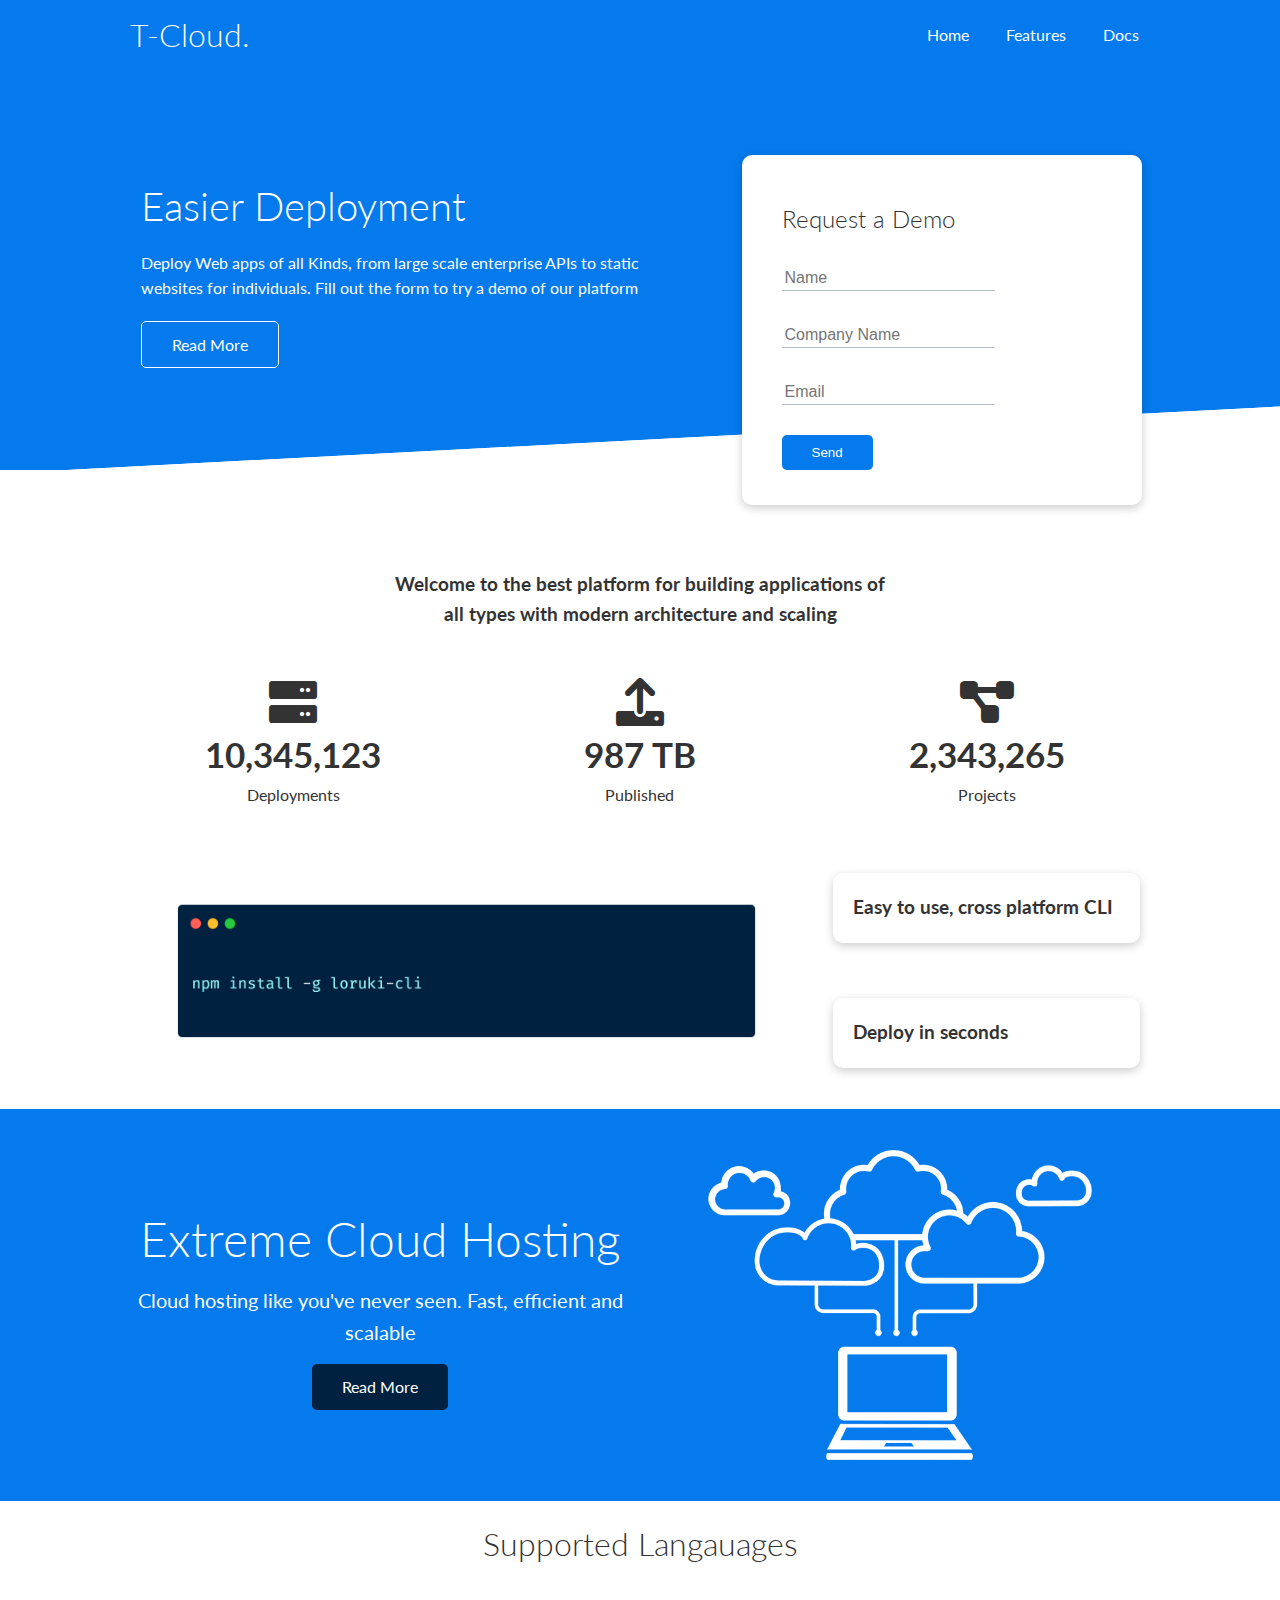
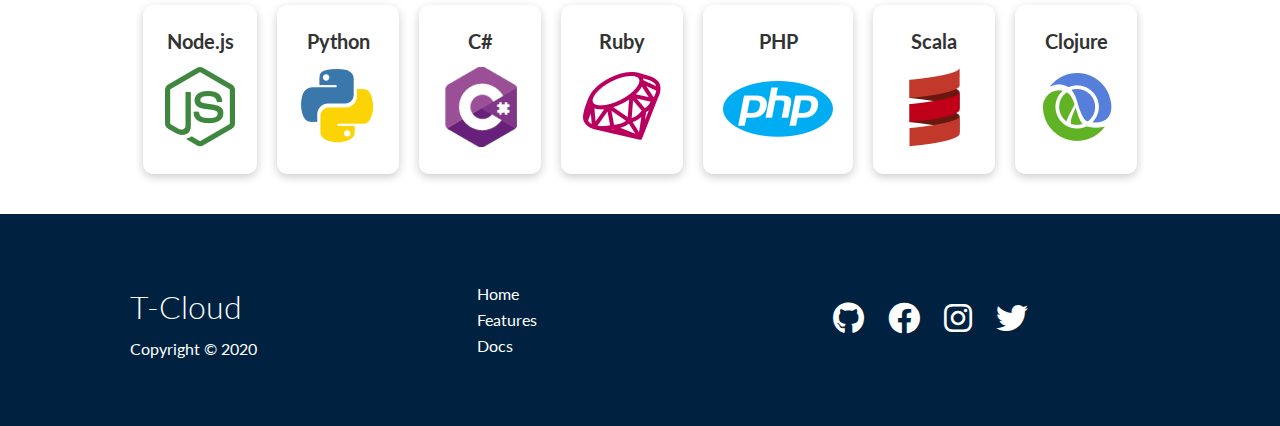
<file: index.html>
<!DOCTYPE html>
<html lang="en">
<head>
    <meta charset="UTF-8">
    <meta http-equiv="X-UA-Compatible" content="IE=edge">
    <meta name="viewport" content="width=device-width, initial-scale=1.0">
    
    <title>T-Cloud | Cloud Hosting for Everyone</title>
    <link rel="stylesheet" href="https://cdnjs.cloudflare.com/ajax/libs/font-awesome/6.0.0/css/all.min.css" integrity="sha512-9usAa10IRO0HhonpyAIVpjrylPvoDwiPUiKdWk5t3PyolY1cOd4DSE0Ga+ri4AuTroPR5aQvXU9xC6qOPnzFeg==" crossorigin="anonymous" referrerpolicy="no-referrer" />
    <link rel="stylesheet" href="css/style.css">
</head>
<body>
    
    <!-- Nav Bar -->
    <div class="navbar">
        <div class="container flex">
            <h1 class="logo">T-Cloud.</h1>
            <nav>
                <ul>
                    <li><a href="index.html">Home</a></li>
                    <li><a href="features.html">Features</a></li>
                    <li><a href="docs.html">Docs</a></li>
                </ul>
            </nav>
        </div>
    </div>

    <!-- Showcase Area-->
    <section class="showcase">
        <div class="container grid">
            <div class="showcase-text">
                <h1>Easier Deployment</h1>
                <p>Deploy Web apps of all Kinds, from 
                    large scale enterprise APIs to static
                    websites for individuals. Fill
                    out the form to try a demo of
                    our platform
                </p>
                <a href="features.html" class="btn btn-outline">Read More</a>
            </div>
            
            <div class="showcase-form card">
                <h2>Request a Demo</h2>
               
                <div class="form-control">
                    <input type="text" name="Name" id="" placeholder="Name" required>
                </div>
                <div class="form-control">
                    <input type="text" name="CName" id="" placeholder="Company Name" required>
                </div>
                <div class="form-control">
                    <input type="email" name="Email" id="" placeholder="Email" required>
                </div>
              
                

                <input type="submit" class="btn btn-primary" value="Send">
            </div>

        </div>
    </section>
    <!-- Stats -->
    <section class="stats">
        <div class="container">
            <h3 class="stats-heading text-center my-1">Welcome to the best platform for building applications of all types with modern architecture and scaling</h3>
            <div class="grid grid-3 text-center my-4">
                <div>
                <i class="fas fa-server fa-3x"></i>
                 <h3>10,345,123</h3>
                 <p class="text-secondary">Deployments</p>
                 </div>
                <div >
                <i class="fas fa-upload fa-3x"></i>
                 <h3>987 TB</h3>
                 <p class="text-secondary">Published</p>
                </div>
                <div >
                <i class="fas fa-project-diagram fa-3x"></i>
                 <h3>2,343,265</h3>
                 <p class="text-secondary">Projects</p>
                </div>
        </div>
    </div>
    </section>

    <section class="cli">
        <div class="container grid">
            <img src="images/cli.png" alt="">
            <div class="card card1">
                <h3>Easy to use, cross platform CLI</h3>
            </div>
            <div class="card card2">
                <h3>Deploy in seconds</h3>
            </div>
        </div>
    </section>

    <section class="cloud bg-primary my-2 py-2">
        <div class="container grid">
            <div class="text-center">
                <h2 class="lg">Extreme Cloud Hosting</h2>
                <p class="lead my-1">Cloud hosting like you've never seen.
                    Fast, efficient and scalable
                </p>
                <a href="features.html" class="btn btn-dark">Read More</a>
            </div>
            <img src="images/cloud.png" alt="">
        </div>
    </section>

    <section class="languages">
        <h2 class="md text-center my-2">Supported Langauages</h2>
        <div class="container flex">
            
            <div class="card">
                <h4>Node.js</h4>
                <img src="images/logos/node.png" alt="">
            </div>

             
            <div class="card">
                <h4>Python</h4>
                <img src="images/logos/python.png" alt="">
            </div>
             
            <div class="card">
                <h4>C#</h4>
                <img src="images/logos/csharp.png" alt="">
            </div>
             
            <div class="card">
                <h4>Ruby</h4>
                <img src="images/logos/ruby.png" alt="">
            </div>
              
            <div class="card">
                <h4>PHP</h4>
                <img src="images/logos/php.png" alt="">
            </div>

             
            <div class="card">
                <h4>Scala</h4>
                <img src="images/logos/scala.png" alt="">
            </div>
             
            <div class="card">
                <h4>Clojure
                </h4>
                <img src="images/logos/clojure.png" alt="">
            </div>
             
        
        </div>
    </section>
<footer class="bg-dark py-5">
    <div class="container grid grid-3">
        <div>
            <h1>T-Cloud</h1>
            <p>Copyright &copy; 2020</p>
        </div>
        <nav>
            <ul>
                <li>
                    <a href="index.html">Home</a>
                </li>
                <li>
                    <a href="features.html">Features</a>
                </li>
                <li>
                    <a href="docs.html">Docs</a>
                </li>
            </ul>
        </nav>
        <div class="social">
            <a href="#"><i class="fab fa-github fa-2x"></i></a>
            <a href="#"><i class="fab fa-facebook fa-2x"></i></a>
            <a href="#"><i class="fab fa-instagram fa-2x"></i></a>
            <a href="#"><i class="fab fa-twitter fa-2x"></i></a>
        </div>
    </div>
</footer>

</body>
</html>
</file>
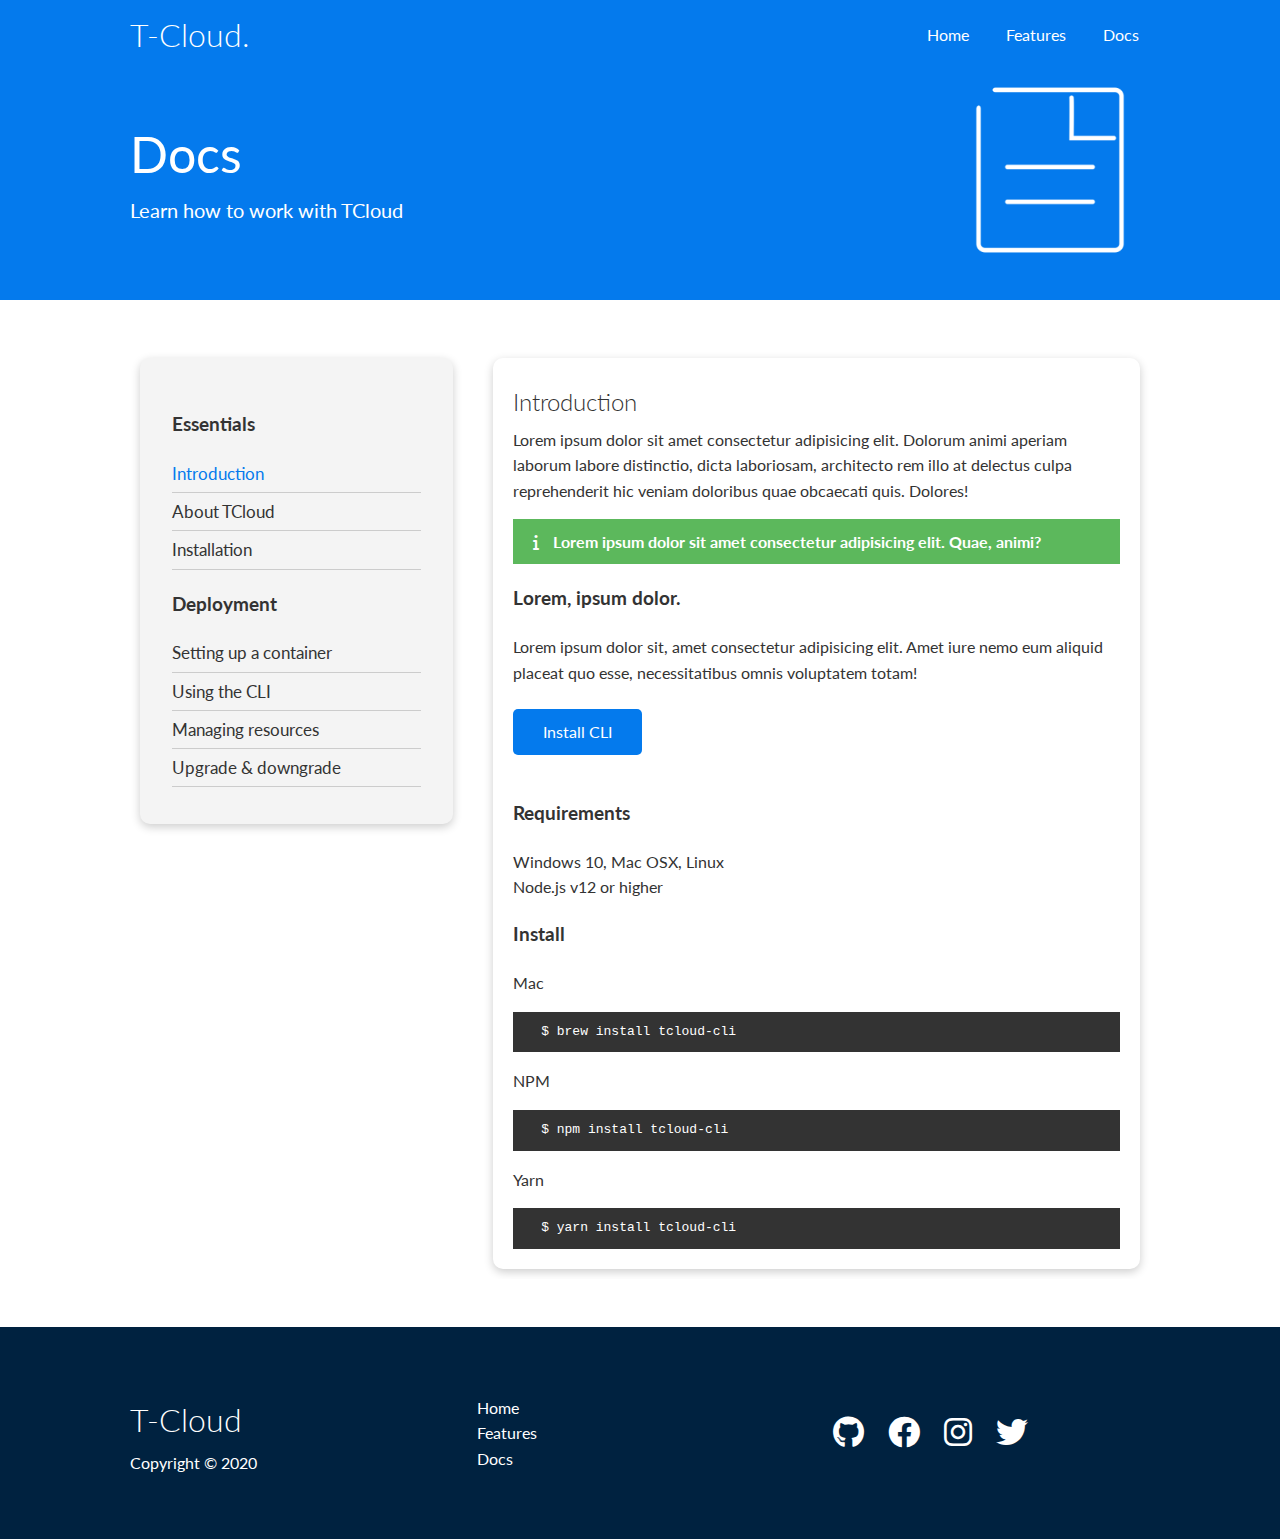
<file: docs.html>
<!DOCTYPE html>
<html lang="en">
<head>
    <meta charset="UTF-8">
    <meta http-equiv="X-UA-Compatible" content="IE=edge">
    <meta name="viewport" content="width=device-width, initial-scale=1.0">
    
    <title>T-Cloud | Cloud Hosting for Everyone</title>
    <link rel="stylesheet" href="https://cdnjs.cloudflare.com/ajax/libs/font-awesome/6.0.0/css/all.min.css" integrity="sha512-9usAa10IRO0HhonpyAIVpjrylPvoDwiPUiKdWk5t3PyolY1cOd4DSE0Ga+ri4AuTroPR5aQvXU9xC6qOPnzFeg==" crossorigin="anonymous" referrerpolicy="no-referrer" />
    <link rel="stylesheet" href="css/style.css">
</head>
<body>
    
    <!-- Nav Bar -->
    <div class="navbar">
        <div class="container flex">
            <h1 class="logo">T-Cloud.</h1>
            <nav>
                <ul>
                    <li><a href="index.html">Home</a></li>
                    <li><a href="features.html">Features</a></li>
                    <li><a href="docs.html">Docs</a></li>
                </ul>
            </nav>
        </div>
    </div>

    <!-- Showcase Area-->
    <section class="feature-head bg-primary py_6">
        <div class="container grid">
            <div class = "feature-text">
                <div class="xl">Docs</div>
                <div class="lead">Learn how to work with TCloud</div>
            </div>
            <img src="images/docs.png" alt="">  
        </div>
    </section>
    <!-- Docs Main -->

    <section class="docs-main my-4">
        <div class="container grid">
            <div class="card p-3 feature-text"  >
                <h3 class="my-2">Essentials</h3>
                <nav>
                    <ul>
                        <li><a href="#" id="in"  class="text-primary">Introduction</a></li>
                        <li><a href="#"  id="ab">About TCloud</a></li>
                        <li><a href="#">Installation</a></li>
                    </ul>
                </nav>

                <h3 class="my-2">Deployment</h3>
                <nav>
                    <ul>
                        <li><a href="#">Setting up a container</a></li>
                        <li><a href="#">Using the CLI</a></li>
                        <li><a href="#">Managing resources</a></li>
                        <li><a href="#">Upgrade & downgrade</a></li>
                    </ul>
                </nav>
            </div>
            <div class="card right" id="introduction">
                <h2>Introduction</h2>
                <p>Lorem ipsum dolor sit amet consectetur adipisicing elit. Dolorum animi aperiam laborum labore distinctio, dicta laboriosam, architecto rem illo at delectus culpa reprehenderit hic veniam doloribus quae obcaecati quis. Dolores!</p>
                <div class="alert alert-success">
                    <i class="fas fa-info"></i> Lorem ipsum dolor sit amet consectetur adipisicing elit. Quae, animi?
                </div>
                <h3>Lorem, ipsum dolor.</h3>
                <p>Lorem ipsum dolor sit, amet consectetur adipisicing elit. Amet iure nemo eum aliquid placeat quo esse, necessitatibus omnis voluptatem totam!</p>
                
                <a href="#" class="btn btn-primary my-2">Install CLI</a>
                <h3>Requirements</h3>
                <ul>
                    <li>Windows 10, Mac OSX, Linux</li>
                        <li>Node.js v12 or higher</li>
                </ul>
                <h3>Install</h3>
                <p class="my-1">Mac</p>
                <pre><code> $ brew install tcloud-cli</code></pre>
                
                <p class="my-1">NPM</p>
                <pre><code> $ npm install tcloud-cli</code></pre>
      
                <p class="my-1">Yarn</p>
                <pre><code> $ yarn install tcloud-cli</code></pre>
      
            </div> 
            <div class="card" id="About">
                <h2>About</h2>
                <p>Welcome to the best platform for building applications of all types with modern architecture and scaling</p>
                    <div class="alert alert-success">
                    <i class="fas fa-info"></i> Lorem ipsum dolor sit amet consectetur adipisicing elit. Quae, animi?
                </div>
                <h3>Lorem, ipsum dolor.</h3>
                <p>Lorem ipsum dolor sit, amet consectetur adipisicing elit. Amet iure nemo eum aliquid placeat quo esse, necessitatibus omnis voluptatem totam!</p>
                
                <a href="#" class="btn btn-primary my-2">Install CLI</a>
                <h3>Requirements</h3>
                <ul>
                    <li>Windows 10, Mac OSX, Linux</li>
                        <li>Node.js v12 or higher</li>
                </ul>
                <h3>Install</h3>
                <p class="my-1">Mac</p>
                <pre><code> $ brew install tcloud-cli</code></pre>
                
                <p class="my-1">NPM</p>
                <pre><code> $ npm install tcloud-cli</code></pre>
      
                <p class="my-1">Yarn</p>
                <pre><code> $ yarn install tcloud-cli</code></pre>
      
            </div> 
        </div>
    </section>
<footer class="bg-dark py-5">
    <div class="container grid grid-3">
        <div>
            <h1>T-Cloud</h1>
            <p>Copyright &copy; 2020</p>
        </div>
        <nav>
            <ul>
                <li>
                    <a href="index.html">Home</a>
                </li>
                <li>
                    <a href="features.html">Features</a>
                </li>
                <li>
                    <a href="docs.html">Docs</a>
                </li>
            </ul>
        </nav>
        <div class="social">
            <a href="#"><i class="fab fa-github fa-2x"></i></a>
            <a href="#"><i class="fab fa-facebook fa-2x"></i></a>
            <a href="#"><i class="fab fa-instagram fa-2x"></i></a>
            <a href="#"><i class="fab fa-twitter fa-2x"></i></a>
        </div>
    </div>
</footer>

<script>
    let inbtn = document.getElementById("in");
    let abbtn = document.getElementById("ab");
    let inbox = document.getElementById("introduction");
    let abbox = document.getElementById("About");

    abbtn.onclick = function(){
    inbox.style.display = "none";
    abbox.style.display = "block"
    abbtn.classList.add("text-primary");
    inbtn.classList.remove("text-primary");
}
    inbtn.onclick = function(){
   
    abbox.style.display = "none";
    inbox.style.display = "block"
    inbtn.classList.add("text-primary");
    abbtn.classList.remove("text-primary");
  
    }

    </script>
</body>
</html>
</file>
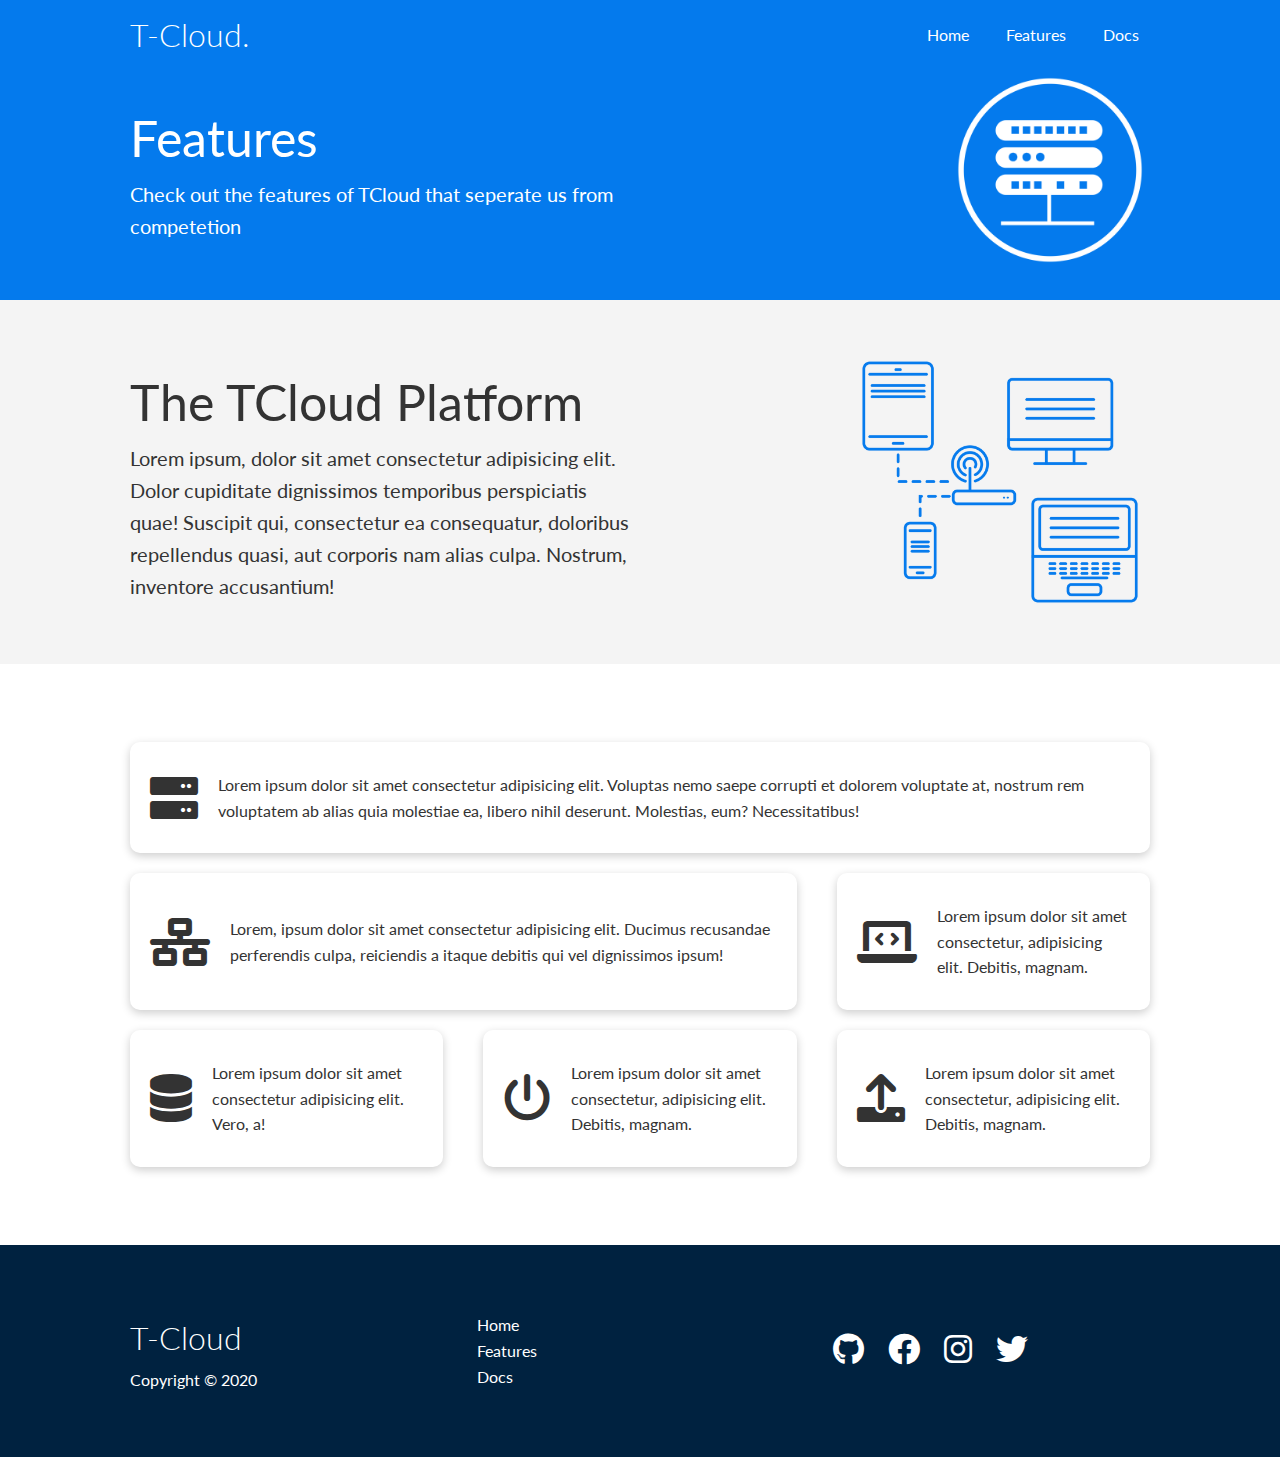
<file: features.html>
<!DOCTYPE html>
<html lang="en">
<head>
    <meta charset="UTF-8">
    <meta http-equiv="X-UA-Compatible" content="IE=edge">
    <meta name="viewport" content="width=device-width, initial-scale=1.0">
    
    <title>T-Cloud | Cloud Hosting for Everyone</title>
    <link rel="stylesheet" href="https://cdnjs.cloudflare.com/ajax/libs/font-awesome/6.0.0/css/all.min.css" integrity="sha512-9usAa10IRO0HhonpyAIVpjrylPvoDwiPUiKdWk5t3PyolY1cOd4DSE0Ga+ri4AuTroPR5aQvXU9xC6qOPnzFeg==" crossorigin="anonymous" referrerpolicy="no-referrer" />
    <link rel="stylesheet" href="css/style.css">
</head>
<body>
    
    <!-- Nav Bar -->
    <div class="navbar">
        <div class="container flex">
            <h1 class="logo">T-Cloud.</h1>
            <nav>
                <ul>
                    <li><a href="index.html">Home</a></li>
                    <li><a href="features.html">Features</a></li>
                    <li><a href="docs.html">Docs</a></li>
                </ul>
            </nav>
        </div>
    </div>

    <!-- Showcase Area-->
    <section class="feature-head bg-primary py_6">
        <div class="container grid">
            <div class="feature-text">
                <div class="xl">Features</div>
                <div class="lead">Check out the features of TCloud that seperate us from competetion</div>
            </div>
            <img class = "feature-img" src="images/server.png" alt="">  
        </div>
    </section>
    <!-- Sub Head -->
    <div class="feature-sub-head py-3">
        <div class="container grid">
            <div class="feature-text">
                <div class="xl">The TCloud Platform</div>
                <div class="lead">Lorem ipsum, dolor sit amet consectetur adipisicing elit. Dolor cupiditate dignissimos temporibus perspiciatis quae! Suscipit qui, consectetur ea consequatur, doloribus repellendus quasi, aut corporis nam alias culpa. Nostrum, inventore accusantium!</div>
            </div>
            <img class = "feature-img" src="images/server2.png" alt="">  
        </div>
    </div>

    <section class="feature-main my-4">
        <div class="container grid grid-3">
            <div class="card flex">
                <i class="fas fa-server fa-3x"></i>
                <p>Lorem ipsum dolor sit amet consectetur adipisicing elit. Voluptas nemo saepe corrupti et dolorem voluptate at, nostrum rem voluptatem ab alias quia molestiae ea, libero nihil deserunt. Molestias, eum? Necessitatibus!</p>
            </div>
            <div class="card flex">
                <i class="fas fa-network-wired fa-3x"></i>
                <p>
                    Lorem, ipsum dolor sit amet consectetur adipisicing elit. Ducimus
                    recusandae perferendis culpa, reiciendis a itaque debitis qui vel
                    dignissimos ipsum!
                </p>
            </div>
            <div class="card flex">
                <i class="fas fa-laptop-code fa-3x"></i>
                <p>
                    Lorem ipsum dolor sit amet consectetur, adipisicing elit. Debitis,
                    magnam.
                </p>
            </div>
            <div class="card flex">
                <i class="fas fa-database fa-3x"></i>
                <p>
                    Lorem ipsum dolor sit amet consectetur adipisicing elit. Vero, a!
                </p>
            </div>
            <div class="card flex">
                <i class="fas fa-power-off fa-3x"></i>
                <p>
                    Lorem ipsum dolor sit amet consectetur, adipisicing elit. Debitis,
                    magnam.
                </p>
            </div>
            <div class="card flex">
                <i class="fas fa-upload fa-3x"></i>
                <p>
                    Lorem ipsum dolor sit amet consectetur, adipisicing elit. Debitis,
                    magnam.
                </p>
            </div>
        </div>
    </section>


<footer class="bg-dark py-5">
    <div class="container grid grid-3">
        <div>
            <h1>T-Cloud</h1>
            <p>Copyright &copy; 2020</p>
        </div>
        <nav>
            <ul>
                <li>
                    <a href="index.html">Home</a>
                </li>
                <li>
                    <a href="features.html">Features</a>
                </li>
                <li>
                    <a href="docs.html">Docs</a>
                </li>
            </ul>
        </nav>
        <div class="social">
            <a href="#"><i class="fab fa-github fa-2x"></i></a>
            <a href="#"><i class="fab fa-facebook fa-2x"></i></a>
            <a href="#"><i class="fab fa-instagram fa-2x"></i></a>
            <a href="#"><i class="fab fa-twitter fa-2x"></i></a>
        </div>
    </div>
</footer>

</body>
</html>
</file>
<file: css/style.css>
@import url("https://fonts.googleapis.com/css2?family=Lato:wght@300&display=swap");

/* Basic General Styles */
:root {
  --primary-color: #047aed;
  --secondary-color: #1c3fa8;
  --dark-color: #002240;
  --light-color: #f4f4f4;
  --success-color: #5cb85c;
  --error-color: #d9534f;
}

* {
  box-sizing: border-box;
  padding: 0;
  margin: 0;
}

body {
  font-family: "Lato", sans-serif;
  color: #333;
  line-height: 1.6;
}
ul {
  list-style-type: none;
}
a {
  text-decoration: none;
  color: #333;
}
h1,
h2 {
  font-weight: 300;
  line-height: 1.2;
  margin: 10px 0;
}
img {
  width: 100%;
}

/* NavBar */
.navbar {
  background-color: var(--primary-color);
  color: #fff;
  height: 70px;
}
.container {
  max-width: 1100px;
  margin: 0 auto;
  overflow: auto;
  padding: 0 40px;
}
.navbar .flex {
  justify-content: space-between;
}
.flex {
  display: flex;
  justify-content: center;
  align-items: center;
  height: 100%;
}
.navbar nav ul {
  display: flex;
  gap: 15px;
}
.navbar a {
  color: #fff;
  margin: 0 5px;
  padding: 6px;
}
.navbar a:hover {
  border-bottom: 2px #fff solid;
}

/* Showcase #1 */
.showcase {
  height: 400px;
  background-color: var(--primary-color);
  color: #fff;
  position: relative;
}
.showcase h1 {
  font-size: 40px;
}
.showcase p {
  margin: 20px 0;
}
.grid {
  display: grid;
  grid-template-columns: repeat(2, 1fr);
  grid-gap: 20px;
  justify-content: center;
  align-items: center;
  align-content: center;
  height: 100%;
}
.showcase .grid {
  grid-template-columns: 55% 40%;
  gap: 30px;
  overflow: visible;
}
.card {
  background-color: #fff;
  border-radius: 10px;
  box-shadow: 0 3px 10px rgba(0, 0, 0, 0.2);
  padding: 20px;
  margin: 10px;
  color: #333;
}
.showcase-form {
    animation: slideInfromRight 1s ease-in;
  position: relative;
  top: 60px;
  height: 350px;
  width: 400px;
  padding: 40px;
  z-index: 100;
}
.showcase-form .form-control {
  margin: 30px 0;
}

.showcase-form input[type="text"],
.showcase-form input[type="email"] {
  border: 0;
  border-bottom: 1px solid #b4becb;
  max-width: 100%;
  padding: 3px;
  font-size: 16px;
}
.showcase-form input:focus {
  outline: none;
}
.showcase::before,
.showcase::after {
  content: "";
  position: absolute;
  height: 100px;
  bottom: -70px;
  right: 0;
  left: 0;
  background: #fff;
  transform: skewY(-3deg);
  -webkit-transform: skewY(-3deg);
  -moz-transform: skewY(-3deg);
  -ms-transform: skewY(-3deg);
}
.btn {
  display: inline-block;
  padding: 10px 30px;
  cursor: pointer;
  background-color: var(--primary-color);
  color: #fff;
  border-radius: 5px;
  border: none;
}
.btn-outline {
  border: 1px #fff solid;
}
.btn:hover {
  transform: scale(0.98);
}

/* Stats */

.stats {
    animation: slideInfromBottom 1s ease-in;
  padding-top: 100px;
}
.grid-3 {
  grid-template-columns: repeat(3, 1fr);
}
.text-center {
  text-align: center;
}
.my-1 {
  margin: 1rem 0;
}
.my-2 {
  margin: 1.5rem 0;
}
.my-3 {
  margin: 2rem 0;
}
.my-4 {
  margin: 3rem 0;
}

.my-5 {
  margin: 4rem 0;
}

.m-1 {
  margin: 1rem;
}
.m-2 {
  margin: 1.5rem;
}
.m-3 {
  margin: 2rem;
}
.m-4 {
  margin: 3rem;
}
.m-5 {
  margin: 4rem;
}
/* Padding */
.py-1 {
  padding: 1rem 0;
}

.py-2 {
  padding: 1.5rem 0;
}

.py-3 {
  padding: 2rem 0;
}

.py-4 {
  padding: 3rem 0;
}

.py-5 {
  padding: 4rem 0;
}

.p-1 {
  padding: 1rem;
}

.p-2 {
  padding: 1.5rem;
}

.p-3 {
  padding: 2rem;
}

.p-4 {
  padding: 3rem;
}

.p-5 {
  padding: 4rem;
}

.stats-heading {
  max-width: 500px;
  margin: auto;
}
.stats .grid h3 {
  font-size: 35px;
  font-weight: bold;
}
#About{
    display: none;
}

/* Sli */

.cli .grid {
  grid-template-columns: repeat(3, 1fr);

  grid-template-areas:
    "A A B"
    "A A C";
}
.cli .grid img {
  grid-area: A;
}
.cli .grid .card1 {
  grid-area: B;
}
.cli .grid .card2 {
  grid-area: C;
}

/* CLoud */

.bg-primary {
  background-color: var(--primary-color);
  color: #fff;
}
.lead {
  font-size: 20px;
}
.sm {
  font-size: 1rem;
}
.lg {
  font-size: 3rem;
}
.md {
  font-size: 2rem;
}
.btn-dark {
  background-color: var(--dark-color);
}

/* Langauges */
.languages .flex {
  flex-wrap: wrap;
}
.languages .card h4 {
  font-size: 20px;
  margin-bottom: 10px;
}
.languages .card {
  text-align: center;
  margin: 18px 10px 40px;
  transition: transform 0.2s ease-in;
}
.languages .card:hover {
  transform: translateY(-15px);
}

.bg-dark {
  background-color: var(--dark-color);
  color: #fff;
}
.bg-dark a {
  color: #fff;
}
footer .social a{
  margin: 0 10px;
  
}
footer .social a i:hover{
    transform: scale(1.20);
}
footer nav ul {
  flex-direction: column;
}
footer nav ul li a:hover{
    font-weight: bold;
}
.xl {
  font-size: 50px;
}
/* Features Header */
.feature-head img {
  width: 200px;
  justify-self: flex-end;
}
.feature-head{
    padding-bottom: 30px;
}
.feature-sub-head {
  background-color: var(--light-color);
}
.feature-sub-head img {
  width: 300px;
  justify-self: flex-end;
}

.feature-main i {
  margin-right: 20px;
}
.feature-main .grid > *:first-child {
  grid-column: 1 / span 3;
}
.feature-main .grid > *:nth-child(2) {
  grid-column: 1 / span 2;
}
.feature-main .grid {
  padding: 30px;
}
.feature-main .grid {
  margin-bottom: 10px;
}


/* Docs */
.docs-main h3{
    margin: 20px 0;
}
.docs-main .grid{
    grid-template-columns: 1fr 2fr;
    align-items: flex-start;
}
.docs-main .container>*:first-child{
    background-color: var(--light-color);
}
.docs-main nav li{
    font-size: 17px;
    margin-bottom: 5px;
    padding-bottom: 5px;
    border-bottom: 1px #ccc solid;
}
.docs-main a:hover{
    font-weight: bold;
}
.alert{
    background-color: var(--success-color);
    padding: 10px 20px;
    font-weight: bold;
    margin: 15px 0;
    color: #fff;
}
code, pre{
    background-color: #333;
    color: #fff;
    padding: 10px;
}

.alert i{
    margin-right: 10px;
}
.text-primary{
    color: var(--primary-color);
}

.showcase-text{
    animation: slideInfromLeft 1s ease-in;
}

.feature-text{
    animation: slideInfromLeft 1s ease-in;
}


.right{
    animation: slideInfromRight 1s ease-in;
}

/* Animations */
@keyframes slideInfromLeft {
    0%{
        transform: translateX(-100%);
    }
    100%{
        transform: translateX(0);
    }
}
@keyframes slideInfromRight {
    0%{
        transform: translateX(100%);
    }
    100%{
        transform: translateX(0);
    }
}
@keyframes slideInfromTop {
    0%{
        transform: translateY(-100%);
    }
    100%{
        transform: translateY(0);
    }
}
@keyframes slideInfromBottom {
    0%{
        transform: translateY(100%);
    }
    100%{
        transform: translateY(0);
    }
}
/* Media Queries */

/* Tablet */

@media (max-width: 768px) {
    .navbar {
    height: 100px;
  }

  .grid,
  .showcase .grid {
    grid-template-columns: 1fr;
    grid-template-rows: 1fr;
  }


  .cli .grid {
    grid-template-columns: 1fr;
    grid-template-rows: 1fr;
    grid-template-areas:
      "A A A"
      "B B B"
      "C C C";
  }
  .showcase {
    height: auto;
    text-align: center;
  }
  .showcase-form {
    justify-self: center;
    animation: slideInfromBottom 1s ease-in;    
  }
  .feature-main .grid>*:first-child, 
  .feature-main .grid>:nth-child(2){
      grid-column: 1;
  }

  .docs-main .grid{
      grid-template-columns: 1fr;
  }
  .feature-head img,
  .feature-sub-head img {
    justify-self: center;
  }
  .feature-head .grid div,
  .feature-sub-head .grid div {
    text-align: center;
  }
  /* Animations */
  .showcase-text{
    animation: slideInfromTop 1s ease-in;
  }

  
.feature-text{
    animation: slideInfromTop 1s ease-in;
}
.feature-img{
    animation: slideInfromBottom  1s ease-in;
}
}
/* Mobile */
@media (max-width: 500px) {
  .navbar {
    height: 110px;
  }
}
</file>
